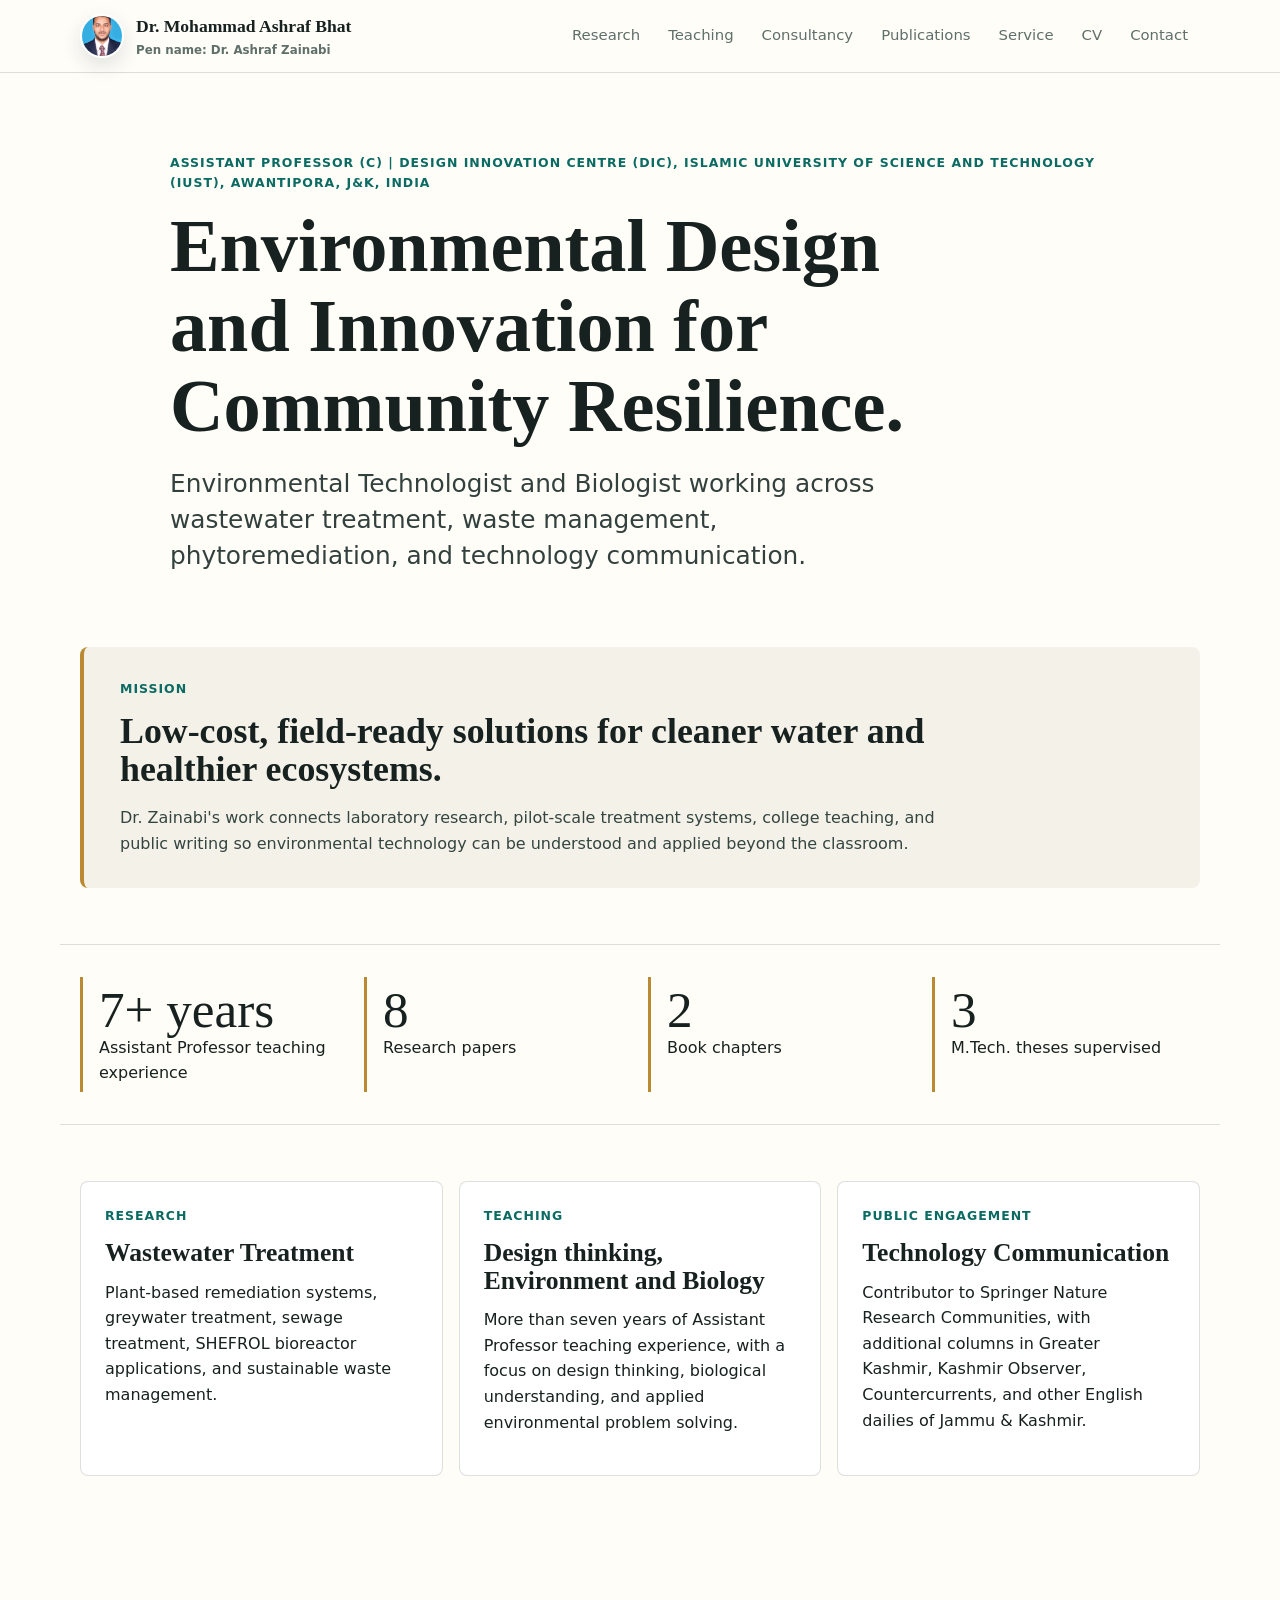
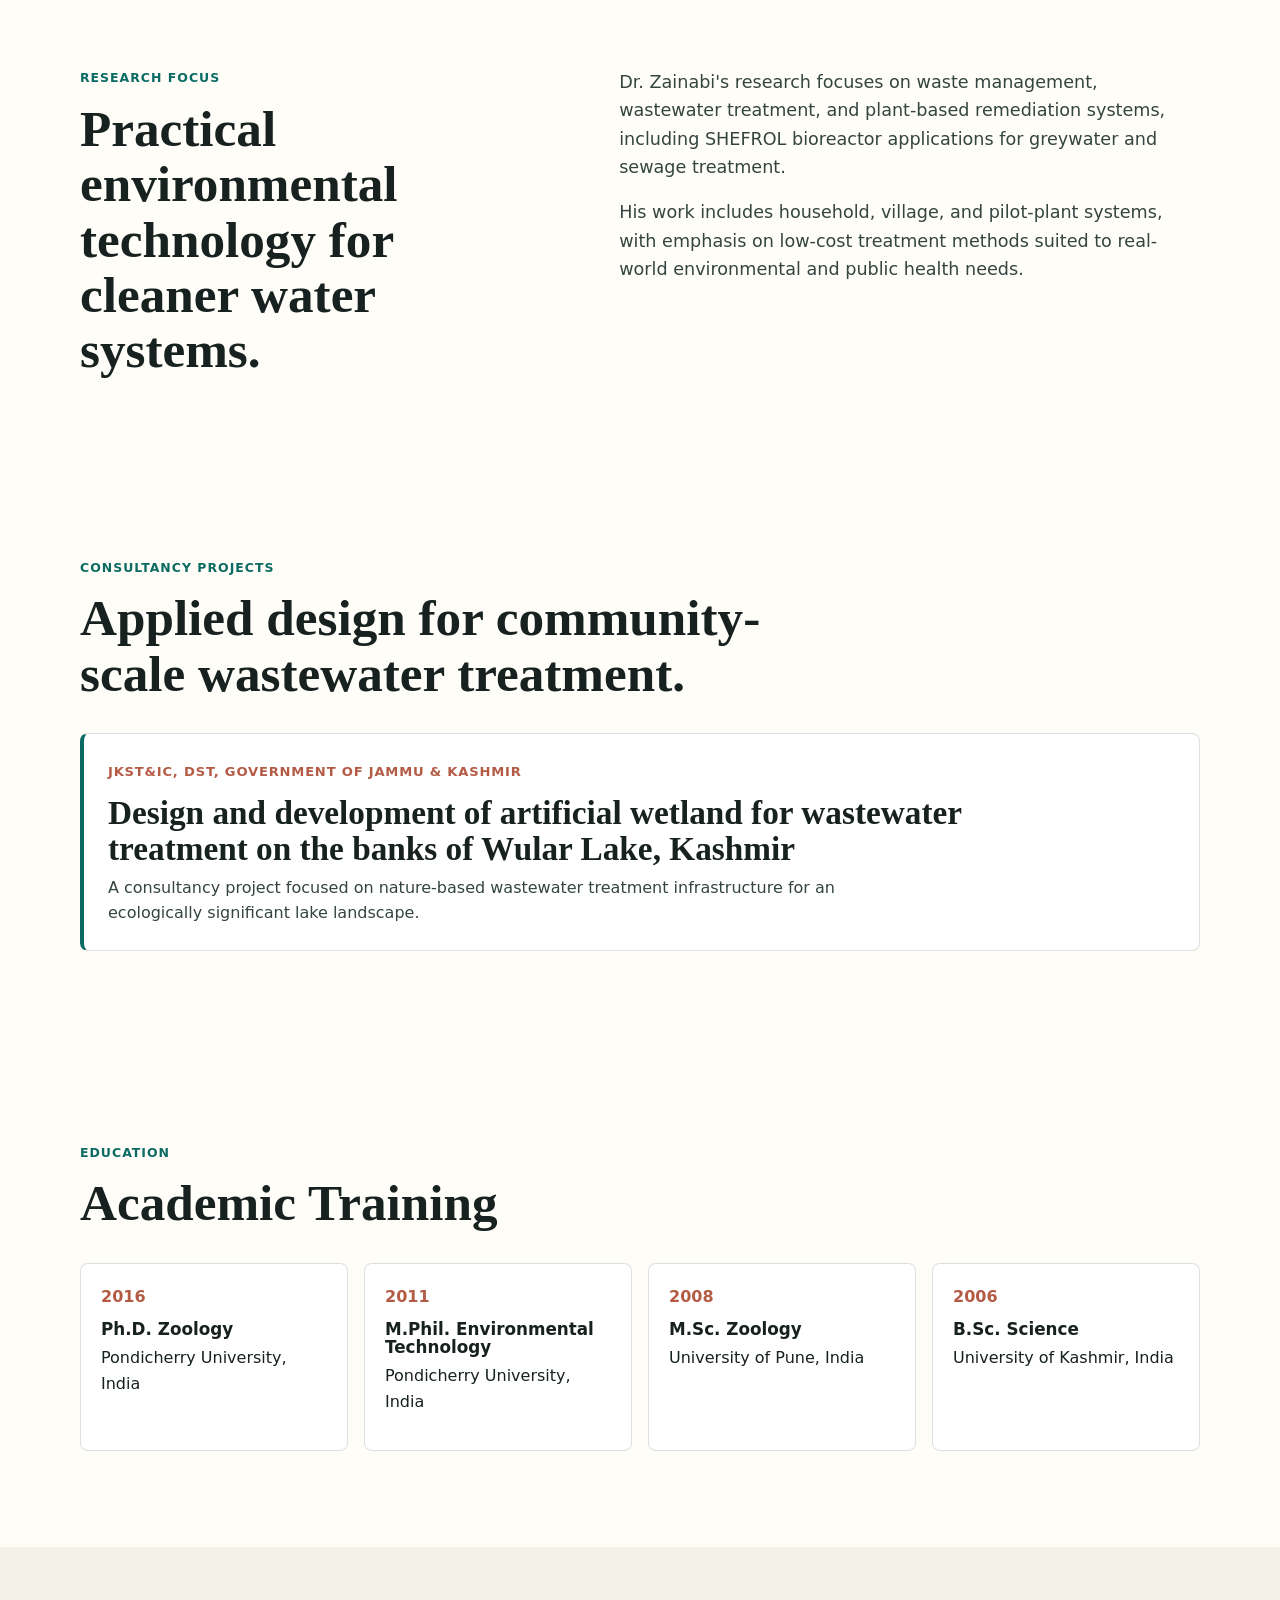
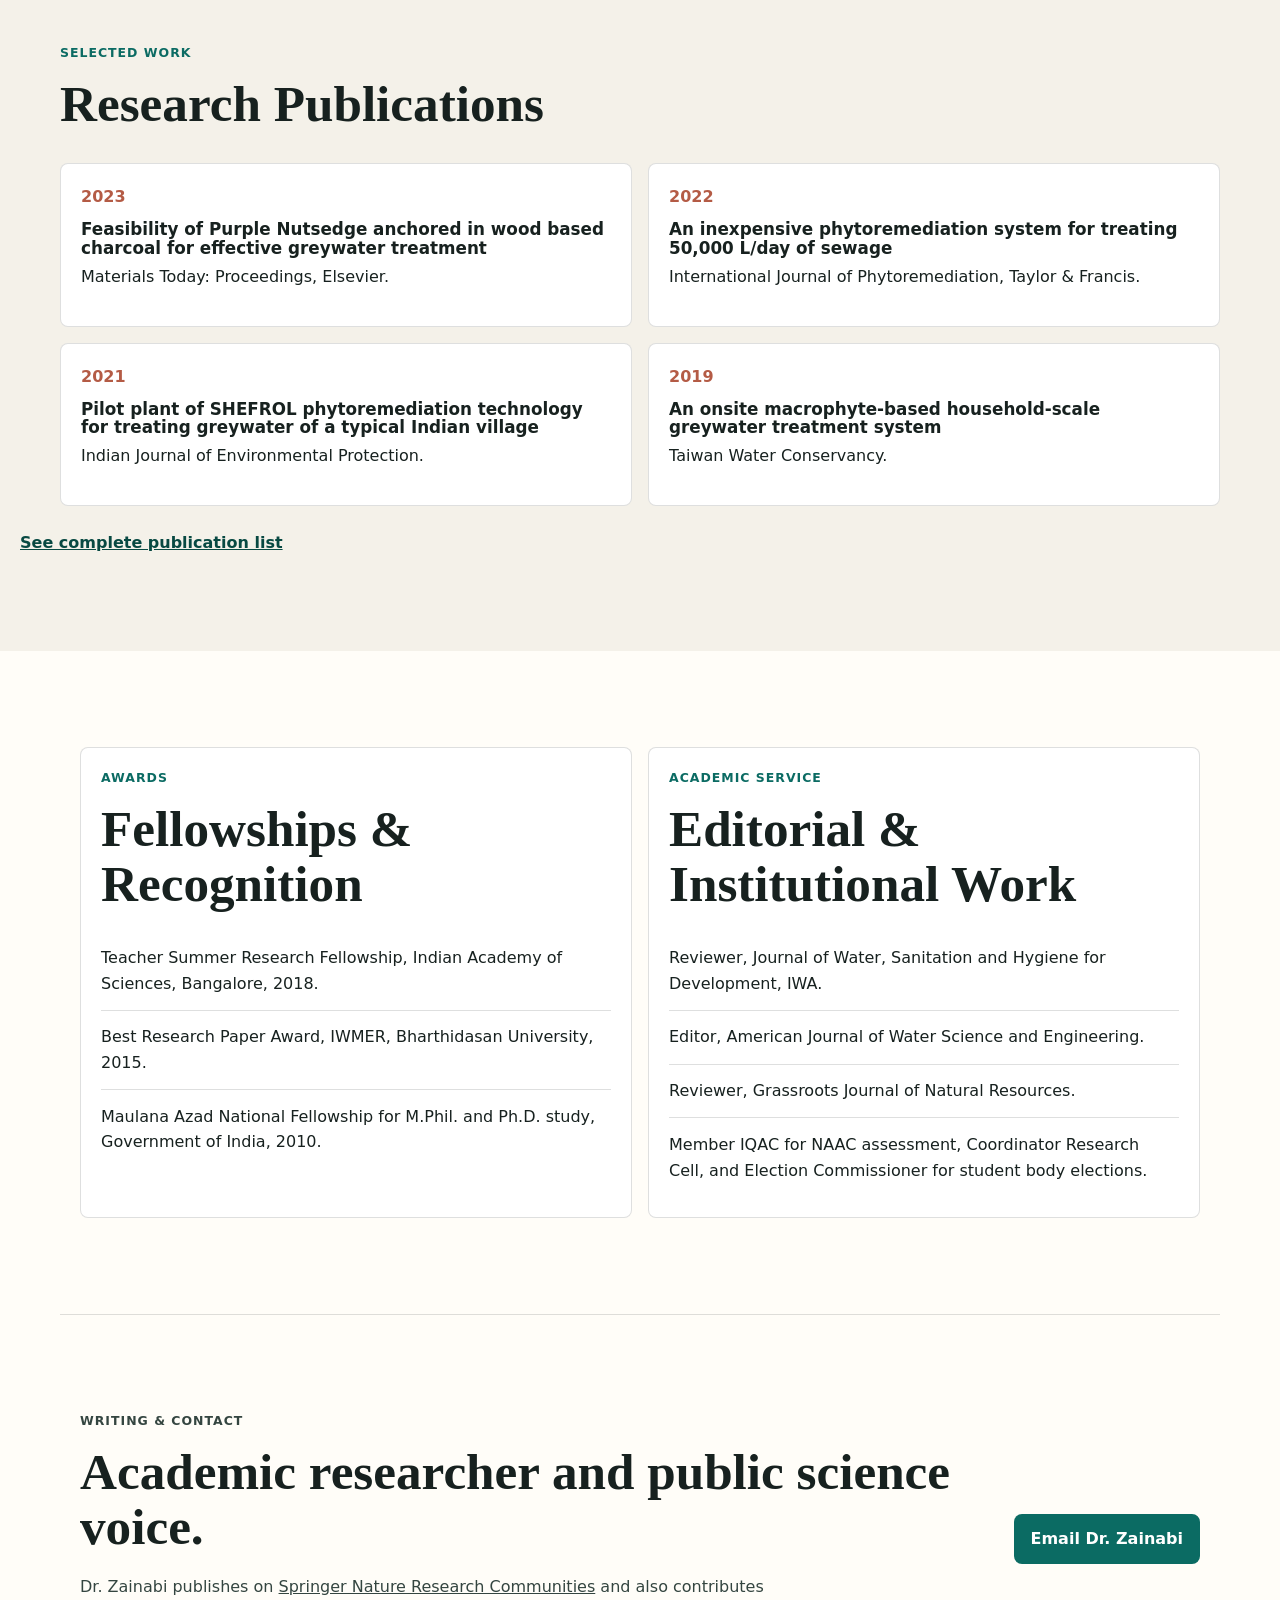
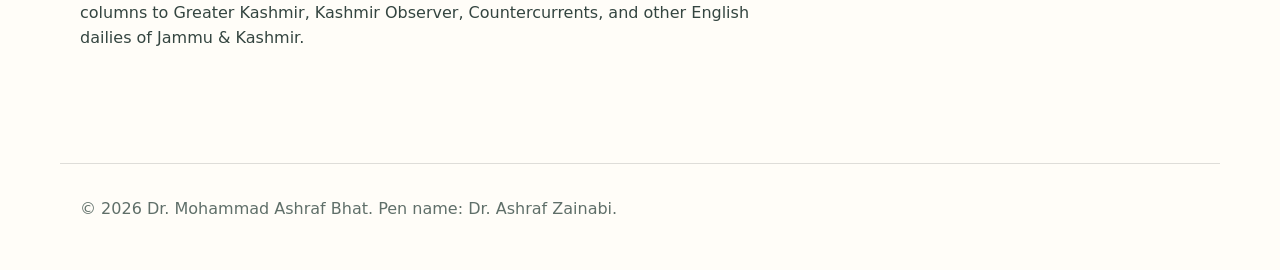
<file: index.html>
<!doctype html>
<html lang="en">
  <head>
    <meta charset="utf-8">
    <meta name="viewport" content="width=device-width, initial-scale=1">
    <title>Dr. Mohammad Ashraf Bhat | Pen Name: Dr. Ashraf Zainabi</title>
    <meta name="description" content="Academic profile of Dr. Mohammad Ashraf Bhat, known by the pen name Dr. Ashraf Zainabi, Assistant Professor and researcher in environmental technology, wastewater treatment, and phytoremediation.">
    <meta property="og:title" content="Dr. Mohammad Ashraf Bhat">
    <meta property="og:description" content="Assistant Professor, researcher, columnist, and environmental technologist focused on waste management and wastewater treatment.">
    <meta property="og:image" content="assets/ashraf-zainabi-headshot.jpeg">
    <link rel="preload" href="assets/ashraf-zainabi-headshot.jpeg" as="image">
    <link rel="stylesheet" href="styles.css">
  </head>
  <body>
    <a class="skip-link" href="#main">Skip to content</a>
    <header class="site-header">
      <nav class="nav" aria-label="Primary">
        <a class="brand brand-with-photo" href="index.html">
          <img src="assets/ashraf-zainabi-headshot.jpeg" alt="">
          <span>
            <strong>Dr. Mohammad Ashraf Bhat</strong>
            <small>Pen name: Dr. Ashraf Zainabi</small>
          </span>
        </a>
        <div class="nav-links">
          <a href="#research">Research</a>
          <a href="#teaching">Teaching</a>
          <a href="#consultancy">Consultancy</a>
          <a href="#publications">Publications</a>
          <a href="#service">Service</a>
          <a href="cv.html">CV</a>
          <a href="#contact">Contact</a>
        </div>
      </nav>
    </header>

    <main id="main">
      <section class="hero section">
        <div class="hero-copy">
          <p class="eyebrow">Assistant Professor (C) | Design Innovation Centre (DIC), Islamic University of Science and Technology (IUST), Awantipora, J&amp;K, India</p>
          <h1>Environmental Design and Innovation for Community Resilience.</h1>
          <p class="lead">Environmental Technologist and Biologist working across wastewater treatment, waste management, phytoremediation, and technology communication.</p>
        </div>
      </section>

      <section class="section mission-section">
        <div class="mission-panel">
          <p class="eyebrow">Mission</p>
          <h2>Low-cost, field-ready solutions for cleaner water and healthier ecosystems.</h2>
          <p>Dr. Zainabi's work connects laboratory research, pilot-scale treatment systems, college teaching, and public writing so environmental technology can be understood and applied beyond the classroom.</p>
        </div>
      </section>

      <section class="metrics" aria-label="Career highlights">
        <article>
          <span class="metric">7+ years</span>
          <span>Assistant Professor teaching experience</span>
        </article>
        <article>
          <span class="metric">8</span>
          <span>Research papers</span>
        </article>
        <article>
          <span class="metric">2</span>
          <span>Book chapters</span>
        </article>
        <article>
          <span class="metric">3</span>
          <span>M.Tech. theses supervised</span>
        </article>
      </section>

      <section class="section focus-grid" aria-label="Academic focus areas">
        <article>
          <p class="eyebrow">Research</p>
          <h2>Wastewater Treatment</h2>
          <p>Plant-based remediation systems, greywater treatment, sewage treatment, SHEFROL bioreactor applications, and sustainable waste management.</p>
        </article>
        <article id="teaching">
          <p class="eyebrow">Teaching</p>
          <h2>Design thinking, Environment and Biology</h2>
          <p>More than seven years of Assistant Professor teaching experience, with a focus on design thinking, biological understanding, and applied environmental problem solving.</p>
        </article>
        <article>
          <p class="eyebrow">Public Engagement</p>
          <h2>Technology Communication</h2>
          <p>Contributor to Springer Nature Research Communities, with additional columns in Greater Kashmir, Kashmir Observer, Countercurrents, and other English dailies of Jammu & Kashmir.</p>
        </article>
      </section>

      <section id="research" class="section split">
        <div>
          <p class="eyebrow">Research Focus</p>
          <h2>Practical environmental technology for cleaner water systems.</h2>
        </div>
        <div class="text-stack">
          <p>Dr. Zainabi's research focuses on waste management, wastewater treatment, and plant-based remediation systems, including SHEFROL bioreactor applications for greywater and sewage treatment.</p>
          <p>His work includes household, village, and pilot-plant systems, with emphasis on low-cost treatment methods suited to real-world environmental and public health needs.</p>
        </div>
      </section>

      <section id="consultancy" class="section consultancy-section">
        <div class="section-heading">
          <p class="eyebrow">Consultancy Projects</p>
          <h2>Applied design for community-scale wastewater treatment.</h2>
        </div>
        <article class="project-feature">
          <span>JKST&amp;IC, DST, Government of Jammu &amp; Kashmir</span>
          <h3>Design and development of artificial wetland for wastewater treatment on the banks of Wular Lake, Kashmir</h3>
          <p>A consultancy project focused on nature-based wastewater treatment infrastructure for an ecologically significant lake landscape.</p>
        </article>
      </section>

      <section class="section cards-section">
        <div class="section-heading">
          <p class="eyebrow">Education</p>
          <h2>Academic Training</h2>
        </div>
        <div class="timeline">
          <article>
            <span>2016</span>
            <h3>Ph.D. Zoology</h3>
            <p>Pondicherry University, India</p>
          </article>
          <article>
            <span>2011</span>
            <h3>M.Phil. Environmental Technology</h3>
            <p>Pondicherry University, India</p>
          </article>
          <article>
            <span>2008</span>
            <h3>M.Sc. Zoology</h3>
            <p>University of Pune, India</p>
          </article>
          <article>
            <span>2006</span>
            <h3>B.Sc. Science</h3>
            <p>University of Kashmir, India</p>
          </article>
        </div>
      </section>

      <section id="publications" class="section publication-band">
        <div class="section-heading">
          <p class="eyebrow">Selected Work</p>
          <h2>Research Publications</h2>
        </div>
        <div class="publication-list">
          <article>
            <span>2023</span>
            <h3>Feasibility of Purple Nutsedge anchored in wood based charcoal for effective greywater treatment</h3>
            <p>Materials Today: Proceedings, Elsevier.</p>
          </article>
          <article>
            <span>2022</span>
            <h3>An inexpensive phytoremediation system for treating 50,000 L/day of sewage</h3>
            <p>International Journal of Phytoremediation, Taylor & Francis.</p>
          </article>
          <article>
            <span>2021</span>
            <h3>Pilot plant of SHEFROL phytoremediation technology for treating greywater of a typical Indian village</h3>
            <p>Indian Journal of Environmental Protection.</p>
          </article>
          <article>
            <span>2019</span>
            <h3>An onsite macrophyte-based household-scale greywater treatment system</h3>
            <p>Taiwan Water Conservancy.</p>
          </article>
        </div>
        <a class="text-link" href="cv.html#publications">See complete publication list</a>
      </section>

      <section id="service" class="section feature-grid">
        <article>
          <p class="eyebrow">Awards</p>
          <h2>Fellowships & Recognition</h2>
          <ul class="clean-list">
            <li>Teacher Summer Research Fellowship, Indian Academy of Sciences, Bangalore, 2018.</li>
            <li>Best Research Paper Award, IWMER, Bharthidasan University, 2015.</li>
            <li>Maulana Azad National Fellowship for M.Phil. and Ph.D. study, Government of India, 2010.</li>
          </ul>
        </article>
        <article>
          <p class="eyebrow">Academic Service</p>
          <h2>Editorial & Institutional Work</h2>
          <ul class="clean-list">
            <li>Reviewer, Journal of Water, Sanitation and Hygiene for Development, IWA.</li>
            <li>Editor, American Journal of Water Science and Engineering.</li>
            <li>Reviewer, Grassroots Journal of Natural Resources.</li>
            <li>Member IQAC for NAAC assessment, Coordinator Research Cell, and Election Commissioner for student body elections.</li>
          </ul>
        </article>
      </section>

      <section id="contact" class="section contact-band">
        <div>
          <p class="eyebrow">Writing & Contact</p>
          <h2>Academic researcher and public science voice.</h2>
          <p>Dr. Zainabi publishes on <a href="https://communities.springernature.com/users/dr-ashraf-zainabi">Springer Nature Research Communities</a> and also contributes columns to Greater Kashmir, Kashmir Observer, Countercurrents, and other English dailies of Jammu &amp; Kashmir.</p>
        </div>
        <div class="contact-actions">
          <a class="button primary" href="mailto:bhatashraf@gmail.com">Email Dr. Zainabi</a>
        </div>
      </section>
    </main>

    <footer class="footer">
      <p>&copy; <span id="year"></span> Dr. Mohammad Ashraf Bhat. Pen name: Dr. Ashraf Zainabi.</p>
    </footer>
    <script src="script.js"></script>
  </body>
</html>
</file>
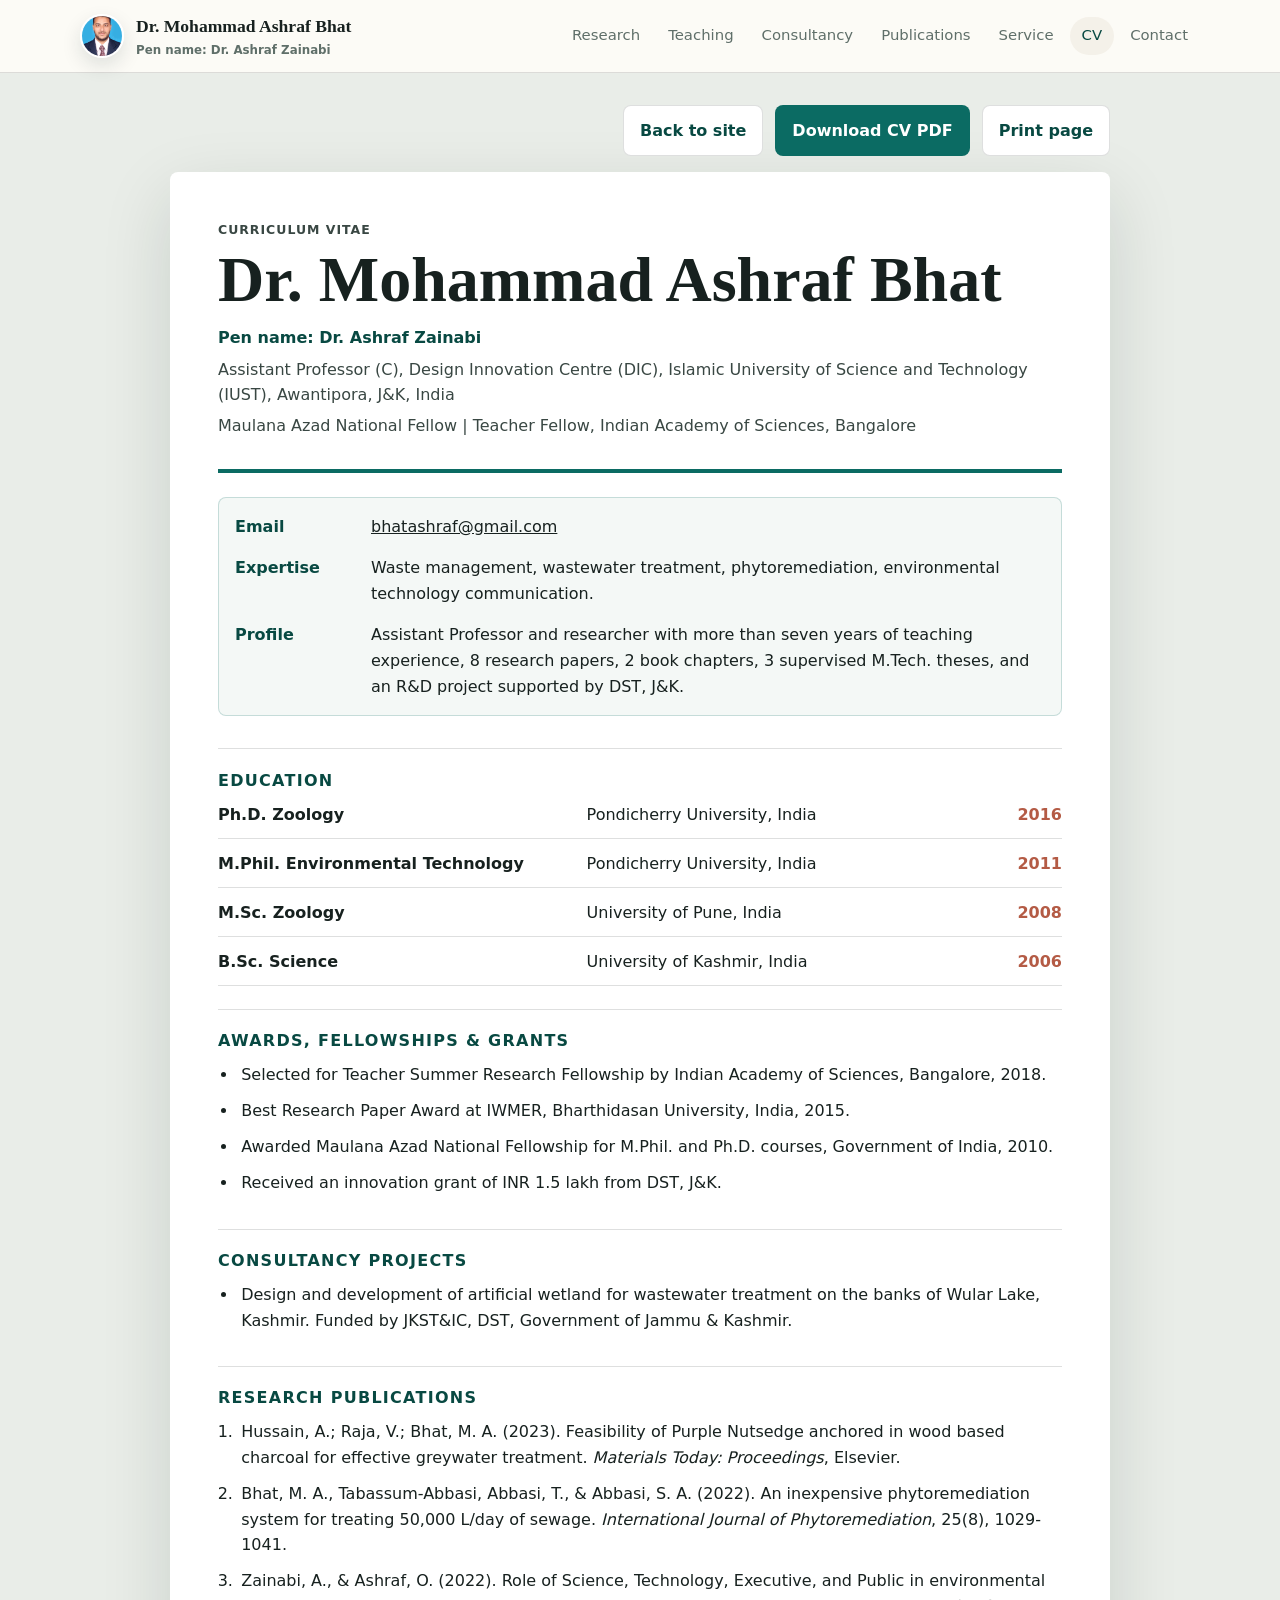
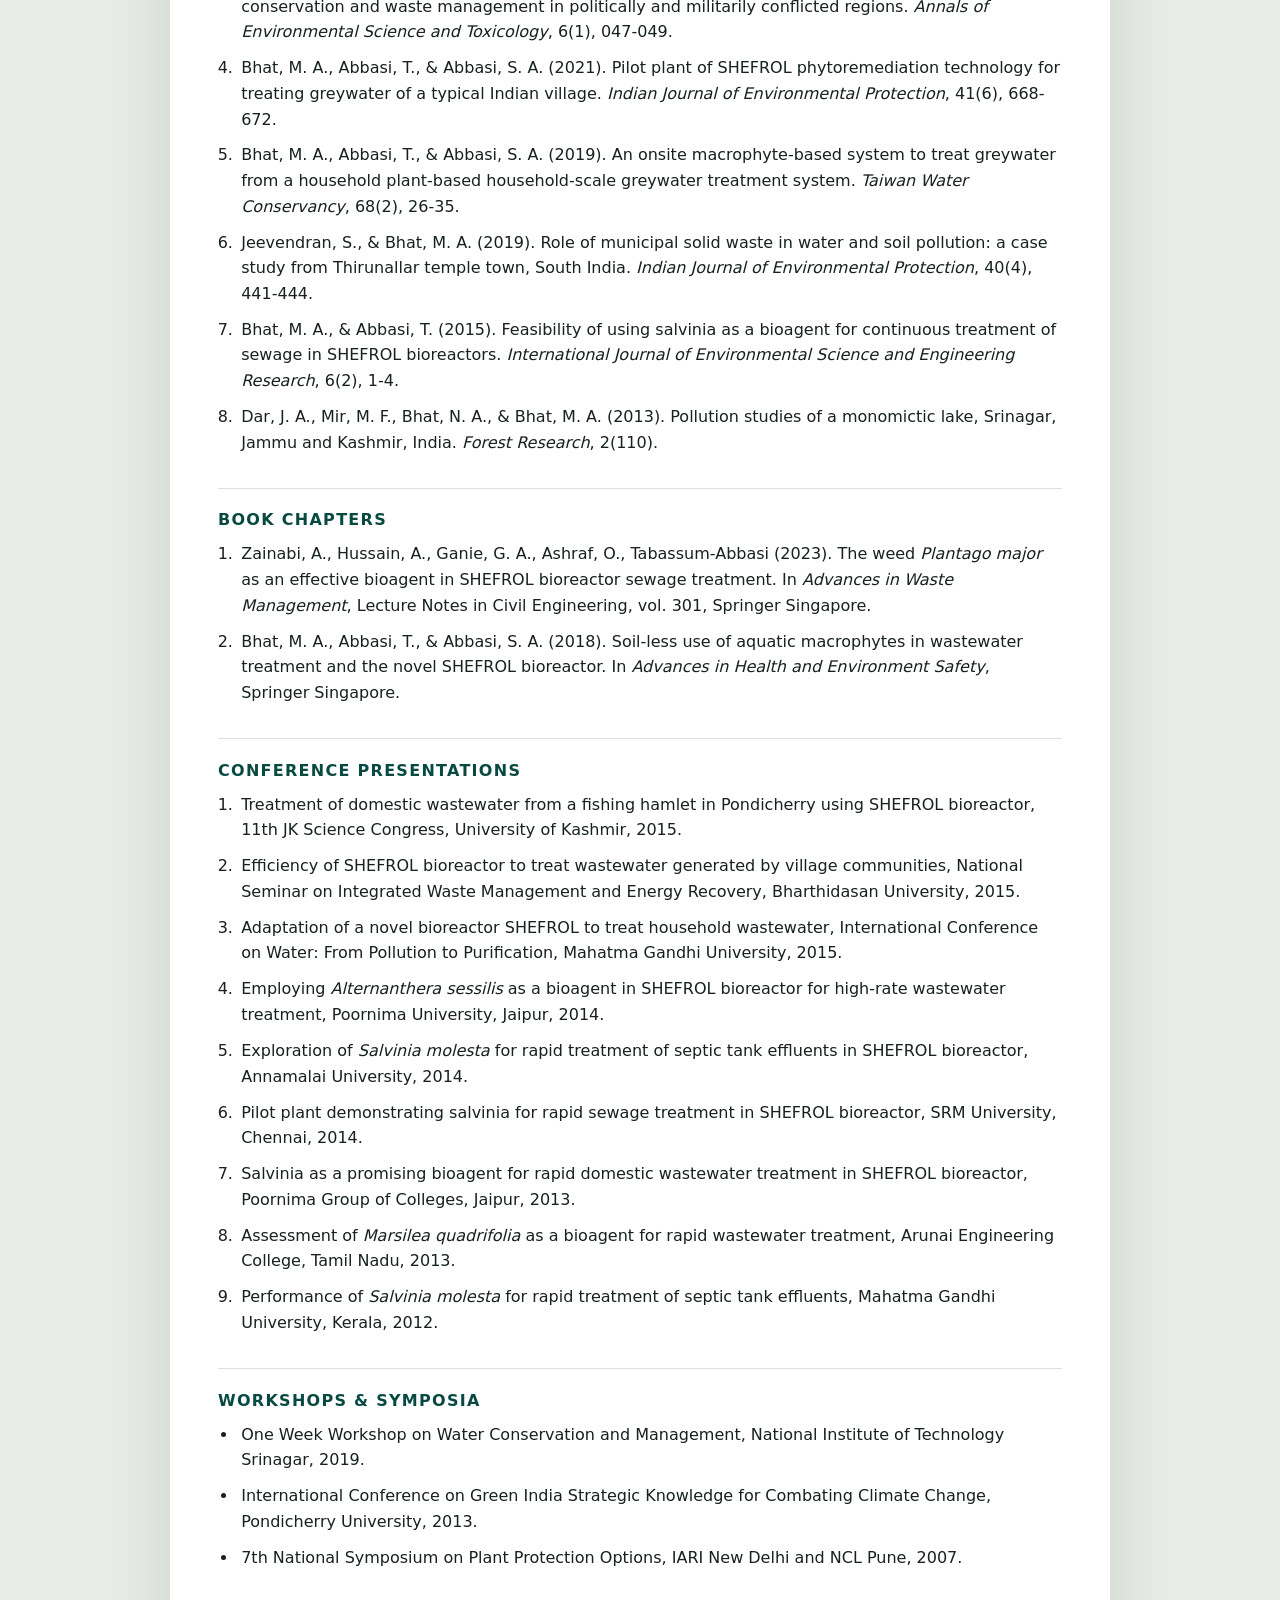
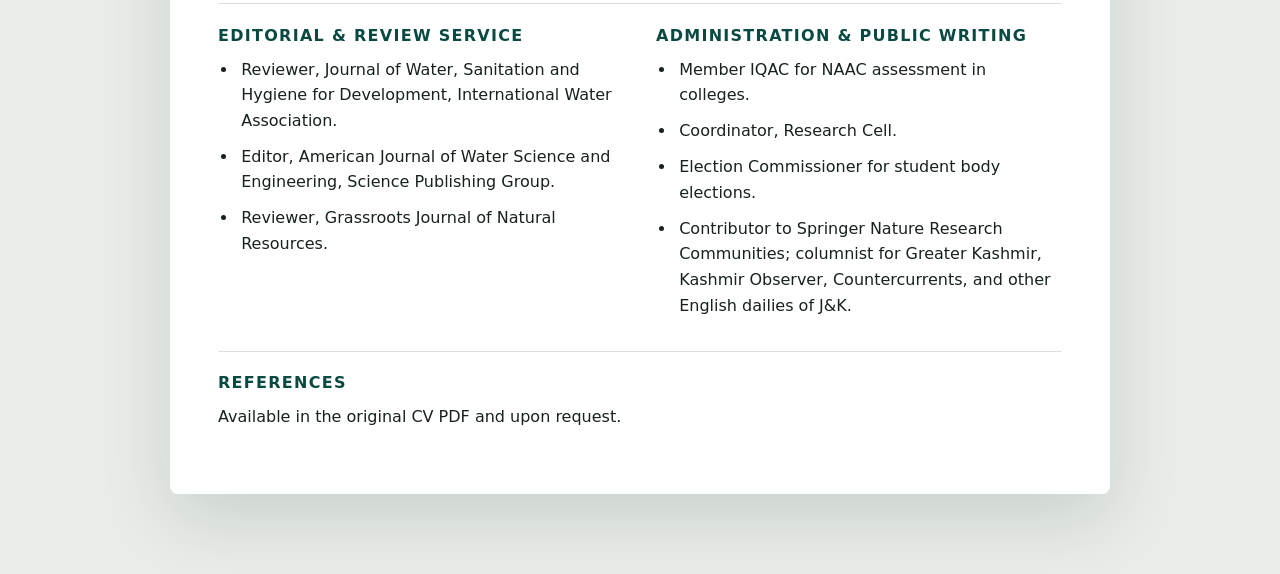
<file: cv.html>
<!doctype html>
<html lang="en">
  <head>
    <meta charset="utf-8">
    <meta name="viewport" content="width=device-width, initial-scale=1">
    <title>CV | Dr. Mohammad Ashraf Bhat</title>
    <meta name="description" content="Professional CV for Dr. Mohammad Ashraf Bhat, known by the pen name Dr. Ashraf Zainabi.">
    <link rel="stylesheet" href="styles.css">
  </head>
  <body class="cv-body">
    <header class="site-header no-print">
      <nav class="nav" aria-label="Primary">
        <a class="brand brand-with-photo" href="index.html">
          <img src="assets/ashraf-zainabi-headshot.jpeg" alt="">
          <span>
            <strong>Dr. Mohammad Ashraf Bhat</strong>
            <small>Pen name: Dr. Ashraf Zainabi</small>
          </span>
        </a>
        <div class="nav-links">
          <a href="index.html#research">Research</a>
          <a href="index.html#teaching">Teaching</a>
          <a href="index.html#consultancy">Consultancy</a>
          <a href="index.html#publications">Publications</a>
          <a href="index.html#service">Service</a>
          <a href="cv.html" class="current-page">CV</a>
          <a href="index.html#contact">Contact</a>
        </div>
      </nav>
    </header>

    <main class="cv-shell">
      <section class="cv-toolbar no-print" aria-label="CV actions">
        <a class="button secondary" href="index.html">Back to site</a>
        <a class="button primary" href="assets/dr-ashraf-zainabi-cv.pdf" download>Download CV PDF</a>
        <button class="button secondary" type="button" onclick="window.print()">Print page</button>
      </section>

      <article class="cv-page">
        <header class="cv-header">
          <div>
            <p class="eyebrow">Curriculum Vitae</p>
            <h1>Dr. Mohammad Ashraf Bhat</h1>
            <p class="cv-pen-name">Pen name: Dr. Ashraf Zainabi</p>
            <p>Assistant Professor (C), Design Innovation Centre (DIC), Islamic University of Science and Technology (IUST), Awantipora, J&amp;K, India</p>
            <p>Maulana Azad National Fellow | Teacher Fellow, Indian Academy of Sciences, Bangalore</p>
          </div>
        </header>

        <section class="cv-summary">
          <div>
            <span class="cv-label">Email</span>
            <a href="mailto:bhatashraf@gmail.com">bhatashraf@gmail.com</a>
          </div>
          <div>
            <span class="cv-label">Expertise</span>
            <p>Waste management, wastewater treatment, phytoremediation, environmental technology communication.</p>
          </div>
          <div>
            <span class="cv-label">Profile</span>
            <p>Assistant Professor and researcher with more than seven years of teaching experience, 8 research papers, 2 book chapters, 3 supervised M.Tech. theses, and an R&amp;D project supported by DST, J&amp;K.</p>
          </div>
        </section>

        <section class="cv-section">
          <h2>Education</h2>
          <div class="cv-list compact">
            <p><strong>Ph.D. Zoology</strong><span class="institution">Pondicherry University, India</span><span>2016</span></p>
            <p><strong>M.Phil. Environmental Technology</strong><span class="institution">Pondicherry University, India</span><span>2011</span></p>
            <p><strong>M.Sc. Zoology</strong><span class="institution">University of Pune, India</span><span>2008</span></p>
            <p><strong>B.Sc. Science</strong><span class="institution">University of Kashmir, India</span><span>2006</span></p>
          </div>
        </section>

        <section class="cv-section">
          <h2>Awards, Fellowships &amp; Grants</h2>
          <ul>
            <li>Selected for Teacher Summer Research Fellowship by Indian Academy of Sciences, Bangalore, 2018.</li>
            <li>Best Research Paper Award at IWMER, Bharthidasan University, India, 2015.</li>
            <li>Awarded Maulana Azad National Fellowship for M.Phil. and Ph.D. courses, Government of India, 2010.</li>
            <li>Received an innovation grant of INR 1.5 lakh from DST, J&amp;K.</li>
          </ul>
        </section>

        <section class="cv-section">
          <h2>Consultancy Projects</h2>
          <ul>
            <li>Design and development of artificial wetland for wastewater treatment on the banks of Wular Lake, Kashmir. Funded by JKST&amp;IC, DST, Government of Jammu &amp; Kashmir.</li>
          </ul>
        </section>

        <section id="publications" class="cv-section">
          <h2>Research Publications</h2>
          <ol>
            <li>Hussain, A.; Raja, V.; Bhat, M. A. (2023). Feasibility of Purple Nutsedge anchored in wood based charcoal for effective greywater treatment. <em>Materials Today: Proceedings</em>, Elsevier.</li>
            <li>Bhat, M. A., Tabassum-Abbasi, Abbasi, T., & Abbasi, S. A. (2022). An inexpensive phytoremediation system for treating 50,000 L/day of sewage. <em>International Journal of Phytoremediation</em>, 25(8), 1029-1041.</li>
            <li>Zainabi, A., & Ashraf, O. (2022). Role of Science, Technology, Executive, and Public in environmental conservation and waste management in politically and militarily conflicted regions. <em>Annals of Environmental Science and Toxicology</em>, 6(1), 047-049.</li>
            <li>Bhat, M. A., Abbasi, T., & Abbasi, S. A. (2021). Pilot plant of SHEFROL phytoremediation technology for treating greywater of a typical Indian village. <em>Indian Journal of Environmental Protection</em>, 41(6), 668-672.</li>
            <li>Bhat, M. A., Abbasi, T., & Abbasi, S. A. (2019). An onsite macrophyte-based system to treat greywater from a household plant-based household-scale greywater treatment system. <em>Taiwan Water Conservancy</em>, 68(2), 26-35.</li>
            <li>Jeevendran, S., & Bhat, M. A. (2019). Role of municipal solid waste in water and soil pollution: a case study from Thirunallar temple town, South India. <em>Indian Journal of Environmental Protection</em>, 40(4), 441-444.</li>
            <li>Bhat, M. A., & Abbasi, T. (2015). Feasibility of using salvinia as a bioagent for continuous treatment of sewage in SHEFROL bioreactors. <em>International Journal of Environmental Science and Engineering Research</em>, 6(2), 1-4.</li>
            <li>Dar, J. A., Mir, M. F., Bhat, N. A., & Bhat, M. A. (2013). Pollution studies of a monomictic lake, Srinagar, Jammu and Kashmir, India. <em>Forest Research</em>, 2(110).</li>
          </ol>
        </section>

        <section class="cv-section">
          <h2>Book Chapters</h2>
          <ol>
            <li>Zainabi, A., Hussain, A., Ganie, G. A., Ashraf, O., Tabassum-Abbasi (2023). The weed <em>Plantago major</em> as an effective bioagent in SHEFROL bioreactor sewage treatment. In <em>Advances in Waste Management</em>, Lecture Notes in Civil Engineering, vol. 301, Springer Singapore.</li>
            <li>Bhat, M. A., Abbasi, T., & Abbasi, S. A. (2018). Soil-less use of aquatic macrophytes in wastewater treatment and the novel SHEFROL bioreactor. In <em>Advances in Health and Environment Safety</em>, Springer Singapore.</li>
          </ol>
        </section>

        <section class="cv-section">
          <h2>Conference Presentations</h2>
          <ol>
            <li>Treatment of domestic wastewater from a fishing hamlet in Pondicherry using SHEFROL bioreactor, 11th JK Science Congress, University of Kashmir, 2015.</li>
            <li>Efficiency of SHEFROL bioreactor to treat wastewater generated by village communities, National Seminar on Integrated Waste Management and Energy Recovery, Bharthidasan University, 2015.</li>
            <li>Adaptation of a novel bioreactor SHEFROL to treat household wastewater, International Conference on Water: From Pollution to Purification, Mahatma Gandhi University, 2015.</li>
            <li>Employing <em>Alternanthera sessilis</em> as a bioagent in SHEFROL bioreactor for high-rate wastewater treatment, Poornima University, Jaipur, 2014.</li>
            <li>Exploration of <em>Salvinia molesta</em> for rapid treatment of septic tank effluents in SHEFROL bioreactor, Annamalai University, 2014.</li>
            <li>Pilot plant demonstrating salvinia for rapid sewage treatment in SHEFROL bioreactor, SRM University, Chennai, 2014.</li>
            <li>Salvinia as a promising bioagent for rapid domestic wastewater treatment in SHEFROL bioreactor, Poornima Group of Colleges, Jaipur, 2013.</li>
            <li>Assessment of <em>Marsilea quadrifolia</em> as a bioagent for rapid wastewater treatment, Arunai Engineering College, Tamil Nadu, 2013.</li>
            <li>Performance of <em>Salvinia molesta</em> for rapid treatment of septic tank effluents, Mahatma Gandhi University, Kerala, 2012.</li>
          </ol>
        </section>

        <section class="cv-section">
          <h2>Workshops & Symposia</h2>
          <ul>
            <li>One Week Workshop on Water Conservation and Management, National Institute of Technology Srinagar, 2019.</li>
            <li>International Conference on Green India Strategic Knowledge for Combating Climate Change, Pondicherry University, 2013.</li>
            <li>7th National Symposium on Plant Protection Options, IARI New Delhi and NCL Pune, 2007.</li>
          </ul>
        </section>

        <section class="cv-section two-column">
          <div>
            <h2>Editorial & Review Service</h2>
            <ul>
              <li>Reviewer, Journal of Water, Sanitation and Hygiene for Development, International Water Association.</li>
              <li>Editor, American Journal of Water Science and Engineering, Science Publishing Group.</li>
              <li>Reviewer, Grassroots Journal of Natural Resources.</li>
            </ul>
          </div>
          <div>
            <h2>Administration & Public Writing</h2>
            <ul>
              <li>Member IQAC for NAAC assessment in colleges.</li>
              <li>Coordinator, Research Cell.</li>
              <li>Election Commissioner for student body elections.</li>
              <li>Contributor to Springer Nature Research Communities; columnist for Greater Kashmir, Kashmir Observer, Countercurrents, and other English dailies of J&amp;K.</li>
            </ul>
          </div>
        </section>

        <section class="cv-section references">
          <h2>References</h2>
          <p>Available in the original CV PDF and upon request.</p>
        </section>
      </article>
    </main>
  </body>
</html>
</file>
<file: styles.css>
:root {
  --ink: #17211f;
  --muted: #5f6f69;
  --paper: #fffdf8;
  --surface: #f4f1e9;
  --teal: #0b6b63;
  --teal-dark: #084942;
  --gold: #b98a31;
  --clay: #b45b45;
  --line: rgba(23, 33, 31, 0.14);
  --shadow: 0 24px 70px rgba(10, 35, 31, 0.14);
  --radius: 8px;
}

* {
  box-sizing: border-box;
}

html {
  scroll-behavior: smooth;
}

body {
  margin: 0;
  background: var(--paper);
  color: var(--ink);
  font-family: Inter, ui-sans-serif, system-ui, -apple-system, BlinkMacSystemFont, "Segoe UI", sans-serif;
  line-height: 1.6;
}

a {
  color: inherit;
}

img {
  display: block;
  max-width: 100%;
}

.skip-link {
  background: var(--ink);
  color: #fff;
  left: 1rem;
  padding: 0.65rem 0.85rem;
  position: absolute;
  top: -5rem;
  z-index: 10;
}

.skip-link:focus {
  top: 1rem;
}

.site-header {
  background: rgba(255, 253, 248, 0.86);
  border-bottom: 1px solid var(--line);
  position: sticky;
  top: 0;
  z-index: 5;
  backdrop-filter: blur(18px);
}

.nav {
  align-items: center;
  display: flex;
  gap: 1.5rem;
  justify-content: space-between;
  margin: 0 auto;
  max-width: 1160px;
  min-height: 72px;
  padding: 0 1.25rem;
}

.brand {
  align-items: center;
  display: inline-flex;
  font-family: Georgia, "Times New Roman", serif;
  font-size: 1.1rem;
  gap: 0.75rem;
  font-weight: 700;
  text-decoration: none;
}

.brand-with-photo img {
  aspect-ratio: 1;
  border: 2px solid #fff;
  border-radius: 50%;
  box-shadow: 0 8px 20px rgba(10, 35, 31, 0.12);
  object-fit: cover;
  width: 44px;
}

.brand-with-photo span {
  display: grid;
  gap: 0.05rem;
}

.brand-with-photo small {
  color: var(--muted);
  font-family: Inter, ui-sans-serif, system-ui, sans-serif;
  font-size: 0.74rem;
  font-weight: 700;
}

.nav-links {
  align-items: center;
  display: flex;
  flex-wrap: wrap;
  gap: 0.25rem;
  justify-content: flex-end;
}

.nav-links a {
  border-radius: 999px;
  color: var(--muted);
  font-size: 0.93rem;
  padding: 0.45rem 0.75rem;
  text-decoration: none;
}

.nav-links a:hover,
.nav-links .current-page {
  background: var(--surface);
  color: var(--teal-dark);
}

.section,
.metrics {
  margin: 0 auto;
  max-width: 1160px;
  padding: 6rem 1.25rem;
}

.hero {
  max-width: 980px;
  padding-bottom: 3rem;
  padding-top: 5rem;
}

.hero h1 {
  font-size: clamp(2.75rem, 5.8vw, 4.75rem);
  max-width: 820px;
  overflow-wrap: normal;
}

.eyebrow {
  color: var(--teal);
  font-size: 0.78rem;
  font-weight: 800;
  letter-spacing: 0.08em;
  margin: 0 0 0.8rem;
  text-transform: uppercase;
}

h1,
h2,
h3,
p {
  margin-top: 0;
}

h1,
h2,
h3 {
  line-height: 1.08;
}

h1 {
  font-family: Georgia, "Times New Roman", serif;
  font-size: clamp(3rem, 7vw, 6.8rem);
  letter-spacing: 0;
  margin-bottom: 1.25rem;
}

h2 {
  font-family: Georgia, "Times New Roman", serif;
  font-size: clamp(2rem, 4vw, 3.7rem);
  letter-spacing: 0;
  margin-bottom: 1.25rem;
}

h3 {
  font-size: 1.05rem;
  margin-bottom: 0.45rem;
}

.lead {
  color: #33413e;
  font-size: clamp(1.15rem, 2.4vw, 1.55rem);
  line-height: 1.45;
  max-width: 760px;
}

.hero-actions,
.contact-actions,
.cv-toolbar {
  display: flex;
  flex-wrap: wrap;
  gap: 0.75rem;
}

.button {
  align-items: center;
  border: 1px solid transparent;
  border-radius: var(--radius);
  cursor: pointer;
  display: inline-flex;
  font: inherit;
  font-weight: 800;
  justify-content: center;
  min-height: 46px;
  padding: 0.72rem 1rem;
  text-decoration: none;
}

.button.primary {
  background: var(--teal);
  color: #fff;
}

.button.primary:hover {
  background: var(--teal-dark);
}

.button.secondary {
  background: #fff;
  border-color: var(--line);
  color: var(--teal-dark);
}

.mission-panel {
  background: var(--surface);
  border-left: 4px solid var(--gold);
  border-radius: var(--radius);
  box-shadow: none;
  margin: 0;
  padding: 2rem 2.25rem;
}

.mission-panel h2 {
  font-size: clamp(1.55rem, 2.8vw, 2.25rem);
  margin-bottom: 1rem;
  max-width: 820px;
}

.mission-panel p:last-child {
  color: #344540;
  margin-bottom: 0;
  max-width: 820px;
}

.mission-section {
  padding-bottom: 3.5rem;
  padding-top: 0;
}

.focus-grid {
  display: grid;
  gap: 1rem;
  grid-template-columns: repeat(3, minmax(0, 1fr));
  padding-top: 3.5rem;
}

.focus-grid article {
  background: #fff;
  border: 1px solid var(--line);
  border-radius: var(--radius);
  padding: 1.5rem;
}

.focus-grid h2 {
  font-size: clamp(1.35rem, 2vw, 2rem);
  margin-bottom: 0.8rem;
}

.consultancy-section {
  padding-top: 4rem;
}

.project-feature {
  background: #fff;
  border: 1px solid var(--line);
  border-left: 4px solid var(--teal);
  border-radius: var(--radius);
  padding: 1.5rem;
}

.project-feature span {
  color: var(--clay);
  display: inline-block;
  font-size: 0.82rem;
  font-weight: 800;
  letter-spacing: 0.06em;
  margin-bottom: 0.85rem;
  text-transform: uppercase;
}

.project-feature h3 {
  font-family: Georgia, "Times New Roman", serif;
  font-size: clamp(1.45rem, 2.6vw, 2.4rem);
  max-width: 900px;
}

.project-feature p {
  color: #344540;
  margin-bottom: 0;
  max-width: 820px;
}

.metrics {
  border-bottom: 1px solid var(--line);
  border-top: 1px solid var(--line);
  display: grid;
  gap: 1rem;
  grid-template-columns: repeat(4, minmax(0, 1fr));
  padding-bottom: 2rem;
  padding-top: 2rem;
}

.metrics article {
  border-left: 3px solid var(--gold);
  min-height: 108px;
  padding: 0.4rem 1rem;
}

.metric {
  display: block;
  font-family: Georgia, "Times New Roman", serif;
  font-size: clamp(2rem, 4vw, 3.5rem);
  line-height: 1;
}

.split {
  display: grid;
  gap: 4rem;
  grid-template-columns: minmax(0, 0.9fr) minmax(0, 1.1fr);
}

.text-stack {
  color: #344540;
  font-size: 1.1rem;
}

.section-heading {
  margin-bottom: 2rem;
  max-width: 720px;
}

.timeline {
  display: grid;
  gap: 1rem;
  grid-template-columns: repeat(4, minmax(0, 1fr));
}

.timeline article,
.feature-grid article,
.publication-list article {
  background: #fff;
  border: 1px solid var(--line);
  border-radius: var(--radius);
  padding: 1.25rem;
}

.timeline span,
.publication-list span {
  color: var(--clay);
  display: inline-block;
  font-weight: 800;
  margin-bottom: 0.65rem;
}

.publication-band {
  background: var(--surface);
  max-width: none;
}

.publication-band > * {
  margin-left: auto;
  margin-right: auto;
  max-width: 1160px;
}

.publication-list {
  display: grid;
  gap: 1rem;
  grid-template-columns: repeat(2, minmax(0, 1fr));
}

.text-link {
  color: var(--teal-dark);
  display: inline-block;
  font-weight: 800;
  margin-top: 1.5rem;
}

.feature-grid {
  display: grid;
  gap: 1rem;
  grid-template-columns: repeat(2, minmax(0, 1fr));
}

.clean-list {
  list-style: none;
  margin: 0;
  padding: 0;
}

.clean-list li {
  border-top: 1px solid var(--line);
  padding: 0.85rem 0;
}

.clean-list li:first-child {
  border-top: 0;
}

.contact-band {
  align-items: center;
  border-top: 1px solid var(--line);
  display: grid;
  gap: 2rem;
  grid-template-columns: minmax(0, 1fr) auto;
}

.contact-band p {
  color: #344540;
  max-width: 700px;
}

.footer {
  border-top: 1px solid var(--line);
  color: var(--muted);
  margin: 0 auto;
  max-width: 1160px;
  padding: 2rem 1.25rem;
}

.cv-body {
  background: #e9ede8;
}

.cv-shell {
  margin: 0 auto;
  max-width: 980px;
  padding: 2rem 1.25rem 5rem;
}

.cv-toolbar {
  justify-content: flex-end;
  margin-bottom: 1rem;
}

.cv-page {
  background: #fff;
  border-radius: var(--radius);
  box-shadow: var(--shadow);
  padding: 3rem;
}

.cv-header {
  align-items: center;
  border-bottom: 4px solid var(--teal);
  display: grid;
  gap: 2rem;
  grid-template-columns: minmax(0, 1fr);
  padding-bottom: 1.5rem;
}

.cv-header h1 {
  font-size: clamp(2.35rem, 5vw, 4.2rem);
  margin-bottom: 0.7rem;
}

.cv-header p {
  color: #394743;
  margin-bottom: 0.35rem;
}

.cv-pen-name {
  color: var(--teal-dark) !important;
  font-weight: 800;
}

.cv-summary {
  background: #f4f8f6;
  border: 1px solid rgba(11, 107, 99, 0.2);
  border-radius: var(--radius);
  display: grid;
  gap: 1rem;
  margin: 1.5rem 0 2rem;
  padding: 1rem;
}

.cv-summary > div {
  display: grid;
  gap: 1rem;
  grid-template-columns: 120px minmax(0, 1fr);
}

.cv-summary p {
  margin-bottom: 0;
}

.cv-label {
  color: var(--teal-dark);
  font-weight: 800;
}

.cv-section {
  border-top: 1px solid var(--line);
  padding: 1.4rem 0;
}

.cv-section h2 {
  color: var(--teal-dark);
  font-family: Inter, ui-sans-serif, system-ui, sans-serif;
  font-size: 1rem;
  letter-spacing: 0.08em;
  margin-bottom: 0.8rem;
  text-transform: uppercase;
}

.cv-section ol,
.cv-section ul {
  margin: 0;
  padding-left: 1.25rem;
}

.cv-section li {
  margin-bottom: 0.65rem;
  padding-left: 0.2rem;
}

.cv-list.compact p {
  align-items: baseline;
  border-bottom: 1px solid var(--line);
  display: grid;
  gap: 1rem;
  grid-template-columns: minmax(210px, 0.85fr) minmax(220px, 1fr) auto;
  margin-bottom: 0;
  padding: 0.7rem 0;
}

.cv-list.compact p:first-child {
  padding-top: 0;
}

.cv-list.compact span {
  color: var(--clay);
  font-weight: 800;
  white-space: nowrap;
}

.cv-list.compact .institution {
  color: var(--ink);
  font-weight: 400;
  white-space: normal;
}

.two-column {
  display: grid;
  gap: 2rem;
  grid-template-columns: repeat(2, minmax(0, 1fr));
}

.references {
  padding-bottom: 0;
}

@media (max-width: 820px) {
  .nav {
    align-items: flex-start;
    flex-direction: column;
    gap: 0.7rem;
    padding-bottom: 1rem;
    padding-top: 1rem;
  }

  .hero,
  .split,
  .contact-band,
  .feature-grid,
  .two-column,
  .focus-grid {
    grid-template-columns: 1fr;
  }

  .hero {
    min-height: auto;
    padding-top: 3.5rem;
  }

  .hero h1 {
    font-size: 3.4rem;
    max-width: 100%;
  }

  .metrics,
  .timeline,
  .publication-list {
    grid-template-columns: repeat(2, minmax(0, 1fr));
  }

  .cv-page {
    padding: 1.5rem;
  }

  .cv-header {
    grid-template-columns: 1fr;
  }
}

@media (max-width: 560px) {
  .section,
  .metrics {
    padding-left: 1rem;
    padding-right: 1rem;
  }

  .metrics,
  .timeline,
  .publication-list {
    grid-template-columns: 1fr;
  }

  .nav-links {
    justify-content: flex-start;
  }

  .brand-with-photo img {
    width: 38px;
  }

  .brand-with-photo strong {
    font-size: 0.98rem;
  }

  .brand-with-photo small {
    font-size: 0.68rem;
  }

  .hero h1 {
    font-size: 3rem;
  }

  .button {
    width: 100%;
  }

  .cv-summary > div,
  .cv-list.compact p {
    display: block;
  }

  .cv-list.compact span {
    display: block;
  }
}

@media print {
  @page {
    margin: 0.55in;
    size: letter;
  }

  body,
  .cv-body {
    background: #fff;
    color: #111;
  }

  .no-print,
  .site-header {
    display: none !important;
  }

  .cv-shell {
    max-width: none;
    padding: 0;
  }

  .cv-page {
    border-radius: 0;
    box-shadow: none;
    padding: 0;
  }

  .cv-header {
    grid-template-columns: minmax(0, 1fr) 100px;
  }

  .cv-header h1 {
    font-size: 30pt;
  }

  .cv-section {
    break-inside: avoid;
    padding: 0.8rem 0;
  }

  .cv-section li {
    margin-bottom: 0.35rem;
  }

  a {
    text-decoration: none;
  }
}
</file>
